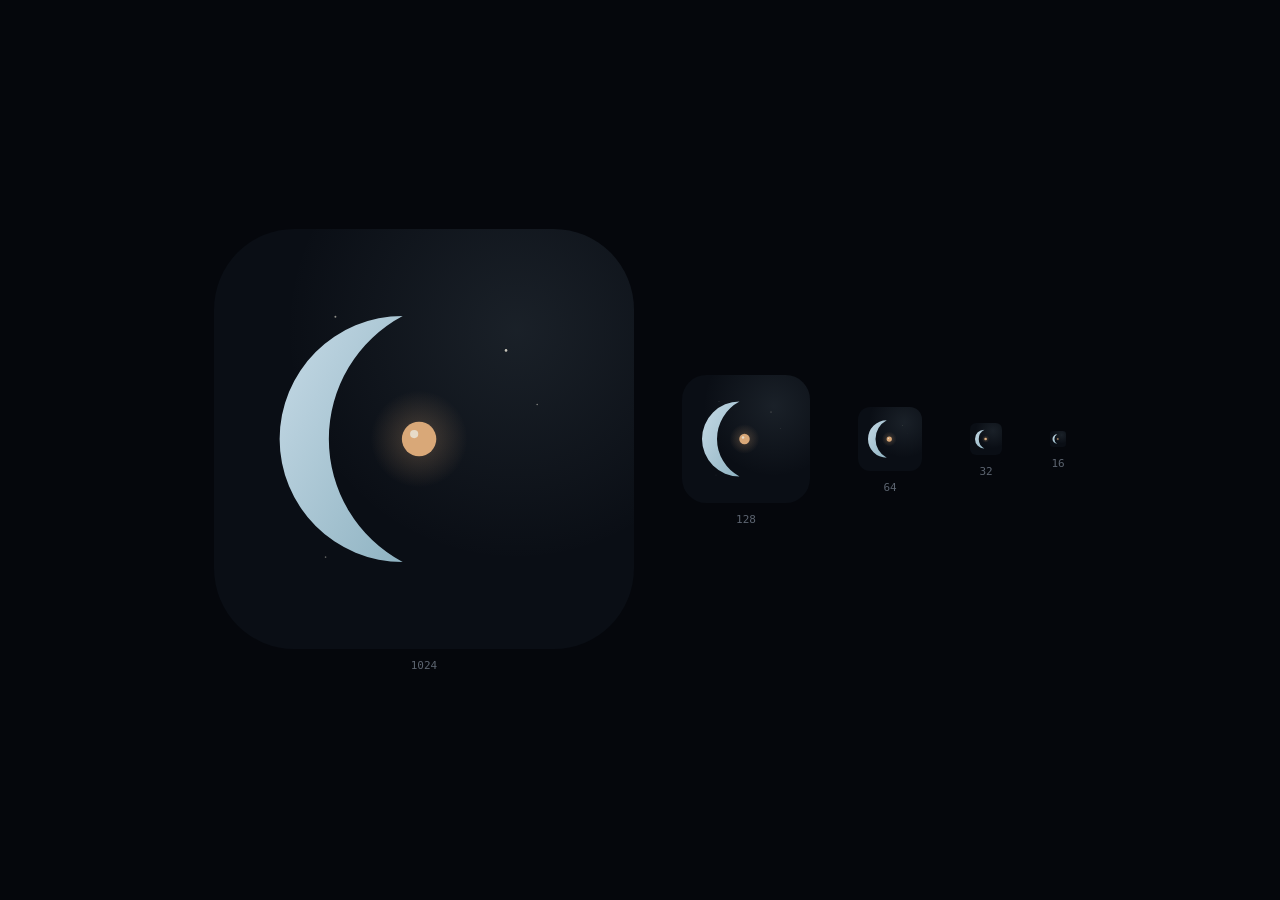
<file: docs/assets/icon-preview.html>
<!DOCTYPE html>
<html><head><meta charset="utf-8"><style>
  body { margin:0; background:#05070c; display:flex; align-items:center; justify-content:center;
         min-height:100vh; gap:48px; font-family:monospace; }
  .cell { text-align:center; color:#5c6470; font-size:11px; }
  .cell img { display:block; margin:0 auto 10px; }
</style></head><body>
  <div class="cell"><img src="icon.svg" width="420" height="420">1024</div>
  <div class="cell"><img src="icon.svg" width="128" height="128">128</div>
  <div class="cell"><img src="icon.svg" width="64" height="64">64</div>
  <div class="cell"><img src="icon.svg" width="32" height="32">32</div>
  <div class="cell"><img src="icon.svg" width="16" height="16">16</div>
</body></html>
</file>
